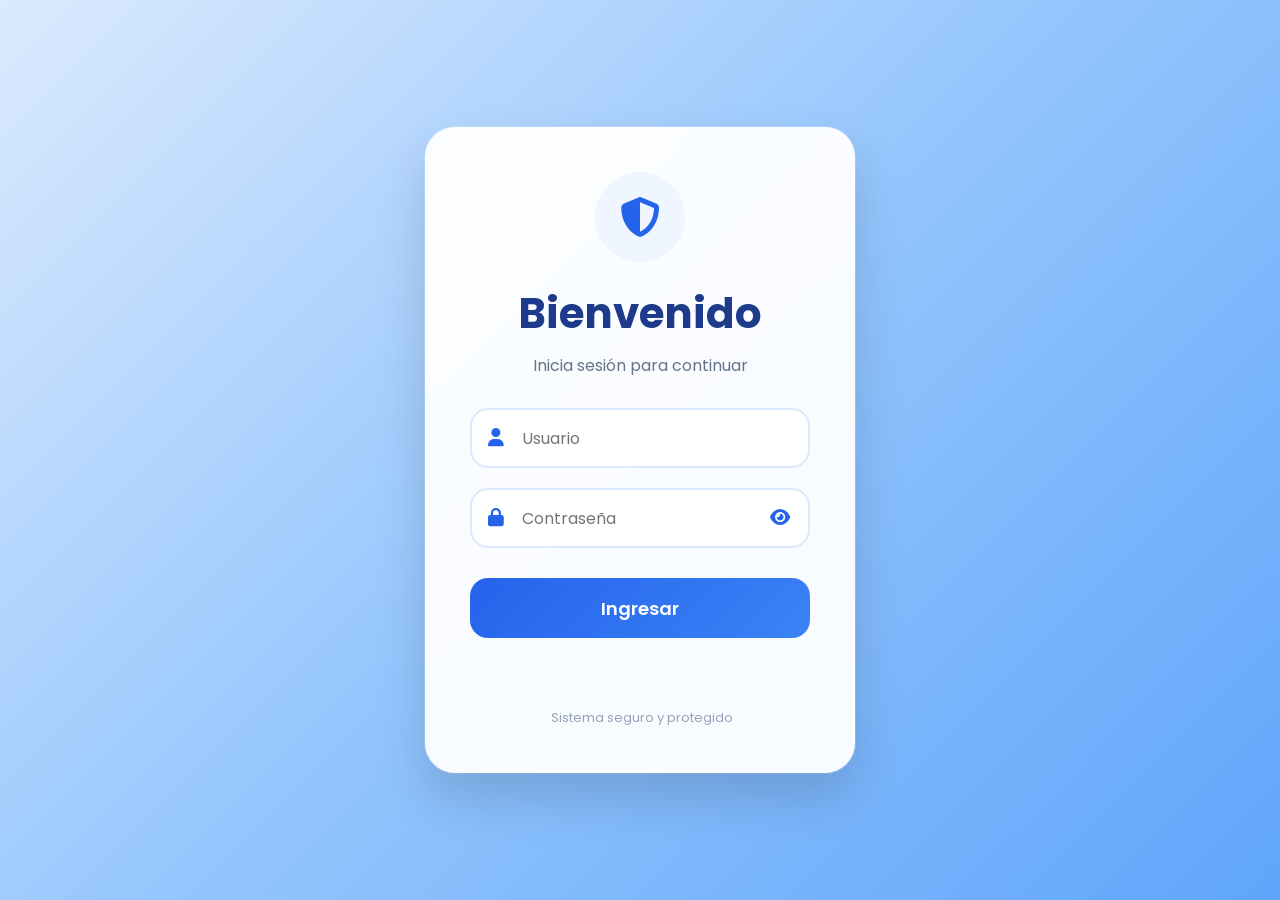
<file: Login.html>
<!DOCTYPE html>
<html lang="es">

<head>
    <meta charset="UTF-8">
    <meta name="viewport" content="width=device-width, initial-scale=1.0">
    <title>Login Sistema</title>

    <link rel="stylesheet" href="style login.css">

    <link rel="stylesheet"
        href="https://cdnjs.cloudflare.com/ajax/libs/font-awesome/6.5.2/css/all.min.css">
</head>

<body>

    <div class="login-container">

        <div class="login-card">

            <div class="logo">
                <i class="fa-solid fa-shield-halved"></i>
            </div>

            <h1>Bienvenido</h1>
            <p>Inicia sesión para continuar</p>

            <div class="campo">
                <i class="fa-solid fa-user"></i>
                <input type="text" id="usuario" placeholder="Usuario">
            </div>

            <div class="campo">
                <i class="fa-solid fa-lock"></i>
                <input type="password" id="password" placeholder="Contraseña">

                <span id="togglePassword">
                    <i class="fa-solid fa-eye"></i>
                </span>
            </div>

            <button onclick="login()">
                Ingresar
            </button>

            <p id="mensaje"></p>

            <div class="footer">
                <i class="fa-solid fa-shield-check"></i>
                Sistema seguro y protegido
            </div>

        </div>

    </div>

    <script>

        const usuarios = {
            "Manuel": "1234",
            "Carlos": "1234",
            "Alexandro": "1234",
            "Juan": "1234"
        };

        function login() {

            const usuario = document.getElementById("usuario").value.trim();
            const password = document.getElementById("password").value.trim();
            const mensaje = document.getElementById("mensaje");

            mensaje.style.color = "#dc2626";

            if (usuario === "" || password === "") {
                mensaje.innerHTML = "Todos los campos son obligatorios";
                return;
            }

            if (usuario.length < 3) {
                mensaje.innerHTML = "Usuario inválido";
                return;
            }

            if (!usuarios[usuario]) {
                mensaje.innerHTML = "El usuario no existe";
                return;
            }

            if (usuarios[usuario] !== password) {
                mensaje.innerHTML = "Contraseña incorrecta";
                return;
            }

            mensaje.style.color = "#16a34a";
            mensaje.innerHTML = "Acceso concedido";

            localStorage.setItem("usuario", usuario);

            setTimeout(() => {
                window.location.href = "index.html";
            }, 1000);
        }

        const togglePassword = document.getElementById("togglePassword");
        const passwordInput = document.getElementById("password");

        togglePassword.addEventListener("click", () => {

            const tipo = passwordInput.type === "password"
                ? "text"
                : "password";

            passwordInput.type = tipo;

            togglePassword.innerHTML =
                tipo === "password"
                    ? '<i class="fa-solid fa-eye"></i>'
                    : '<i class="fa-solid fa-eye-slash"></i>';
        });

        document.addEventListener("keydown", function (e) {
            if (e.key === "Enter") {
                login();
            }
        });

    </script>

</body>

</html>
</file>
<file: style login.css>
@import url('https://fonts.googleapis.com/css2?family=Poppins:wght@300;400;500;600;700&display=swap');


*{
    margin:0;
    padding:0;
    box-sizing:border-box;
    font-family:'Poppins',sans-serif;
}


body{
    min-height:100vh;
    display:flex;
    justify-content:center;
    align-items:center;
    background:linear-gradient(
        135deg,
        #dbeafe 0%,
        #93c5fd 50%,
        #60a5fa 100%
    );
}


.login-container{
    width:100%;
    display:flex;
    justify-content:center;
    align-items:center;
    padding:20px;
}


.login-card{
    width:430px;
    background:rgba(255,255,255,.95);
    backdrop-filter:blur(15px);
    border-radius:30px;
    padding:45px;
    box-shadow:
        0 25px 50px rgba(0,0,0,.15),
        0 0 0 1px rgba(255,255,255,.2);
}


.logo{
    width:90px;
    height:90px;
    margin:auto;
    margin-bottom:20px;
    border-radius:50%;
    background:#eff6ff;
    display:flex;
    justify-content:center;
    align-items:center;
    font-size:40px;
    color:#2563eb;
}


.login-card h1{
    text-align:center;
    color:#1e3a8a;
    font-size:42px;
    margin-bottom:8px;
}


.login-card p{
    text-align:center;
    color:#64748b;
    margin-bottom:30px;
}


.campo{
    position:relative;
    margin-bottom:20px;
}


.campo input{
    width:100%;
    height:60px;
    border:2px solid #dbeafe;
    border-radius:18px;
    padding-left:50px;
    padding-right:60px;
    font-size:16px;
    transition:.3s;
    background:white;
}


.campo input:focus{
    outline:none;
    border-color:#3b82f6;
    box-shadow:0 0 15px rgba(59,130,246,.2);
}


.campo .fa-user,
.campo .fa-lock{
    position:absolute;
    left:18px;
    top:50%;
    transform:translateY(-50%);
    color:#2563eb;
    font-size:18px;
    z-index:2;
}


#togglePassword{
    position:absolute;
    right:18px;
    top:50%;
    transform:translateY(-50%);
    width:24px;
    height:24px;
    display:flex;
    align-items:center;
    justify-content:center;
    cursor:pointer;
    color:#2563eb;
    font-size:18px;
    z-index:3;
}


#togglePassword:hover{
    color:#1d4ed8;
}
button{
    width:100%;
    height:60px;
    border:none;
    border-radius:18px;
    margin-top:10px;
    background:linear-gradient(
        135deg,
        #2563eb,
        #3b82f6
    );
    color:white;
    font-size:18px;
    font-weight:600;
    cursor:pointer;
    transition:.3s;
}


button:hover{
    transform:translateY(-3px);
    box-shadow:0 15px 25px rgba(37,99,235,.35);
}


#mensaje{
    text-align:center;
    margin-top:15px;
    min-height:25px;
    font-weight:500;
}


.usuarios{
    margin-top:30px;
    border-top:1px solid #e5e7eb;
    padding-top:20px;
}


.usuarios h3{
    text-align:center;
    color:#64748b;
    margin-bottom:15px;
    font-size:15px;
}


.lista-usuarios{
    display:flex;
    justify-content:center;
    gap:10px;
    flex-wrap:wrap;
}


.usuario{
    background:#eff6ff;
    color:#1e40af;
    padding:10px 15px;
    border-radius:12px;
    font-size:14px;
    font-weight:500;
}


.footer{
    text-align:center;
    margin-top:25px;
    color:#94a3b8;
    font-size:13px;
}


@media(max-width:500px){


    .login-card{
        width:100%;
        padding:30px;
    }


    .login-card h1{
        font-size:32px;
    }
}
</file>
